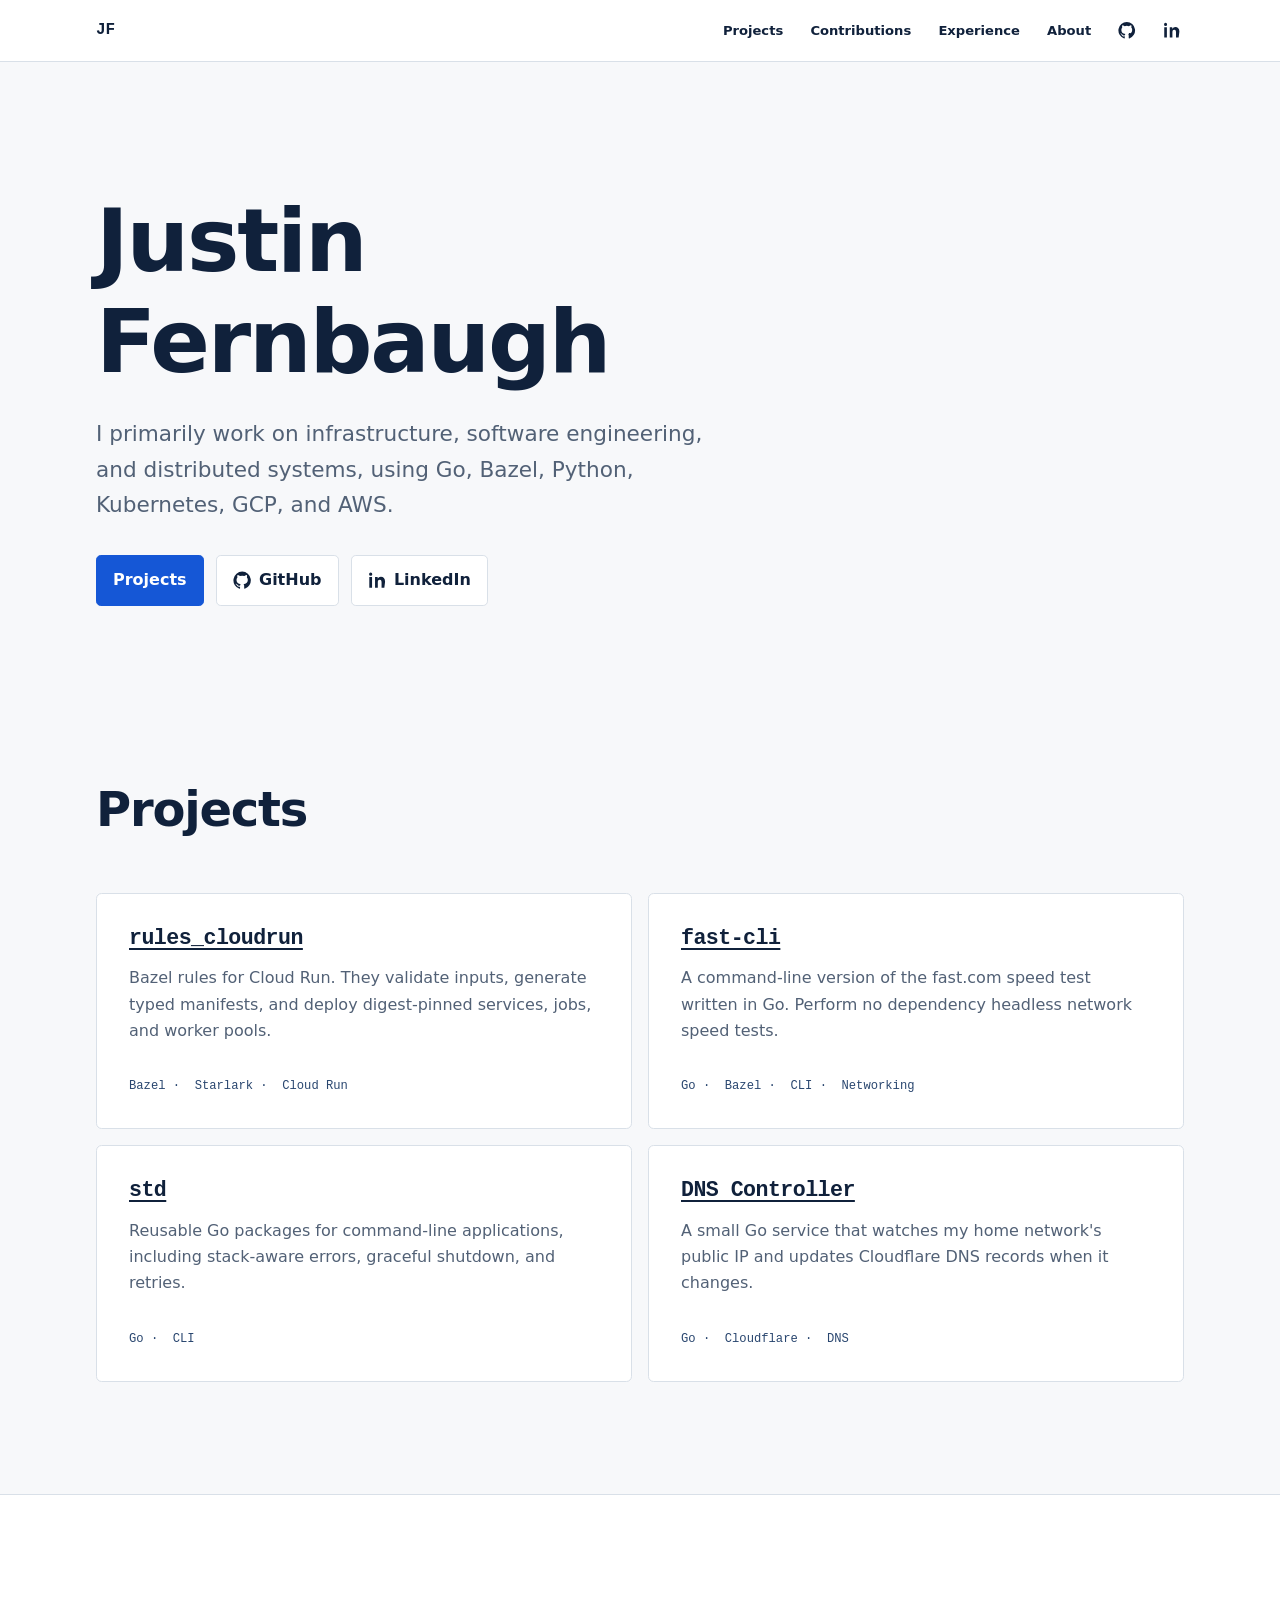
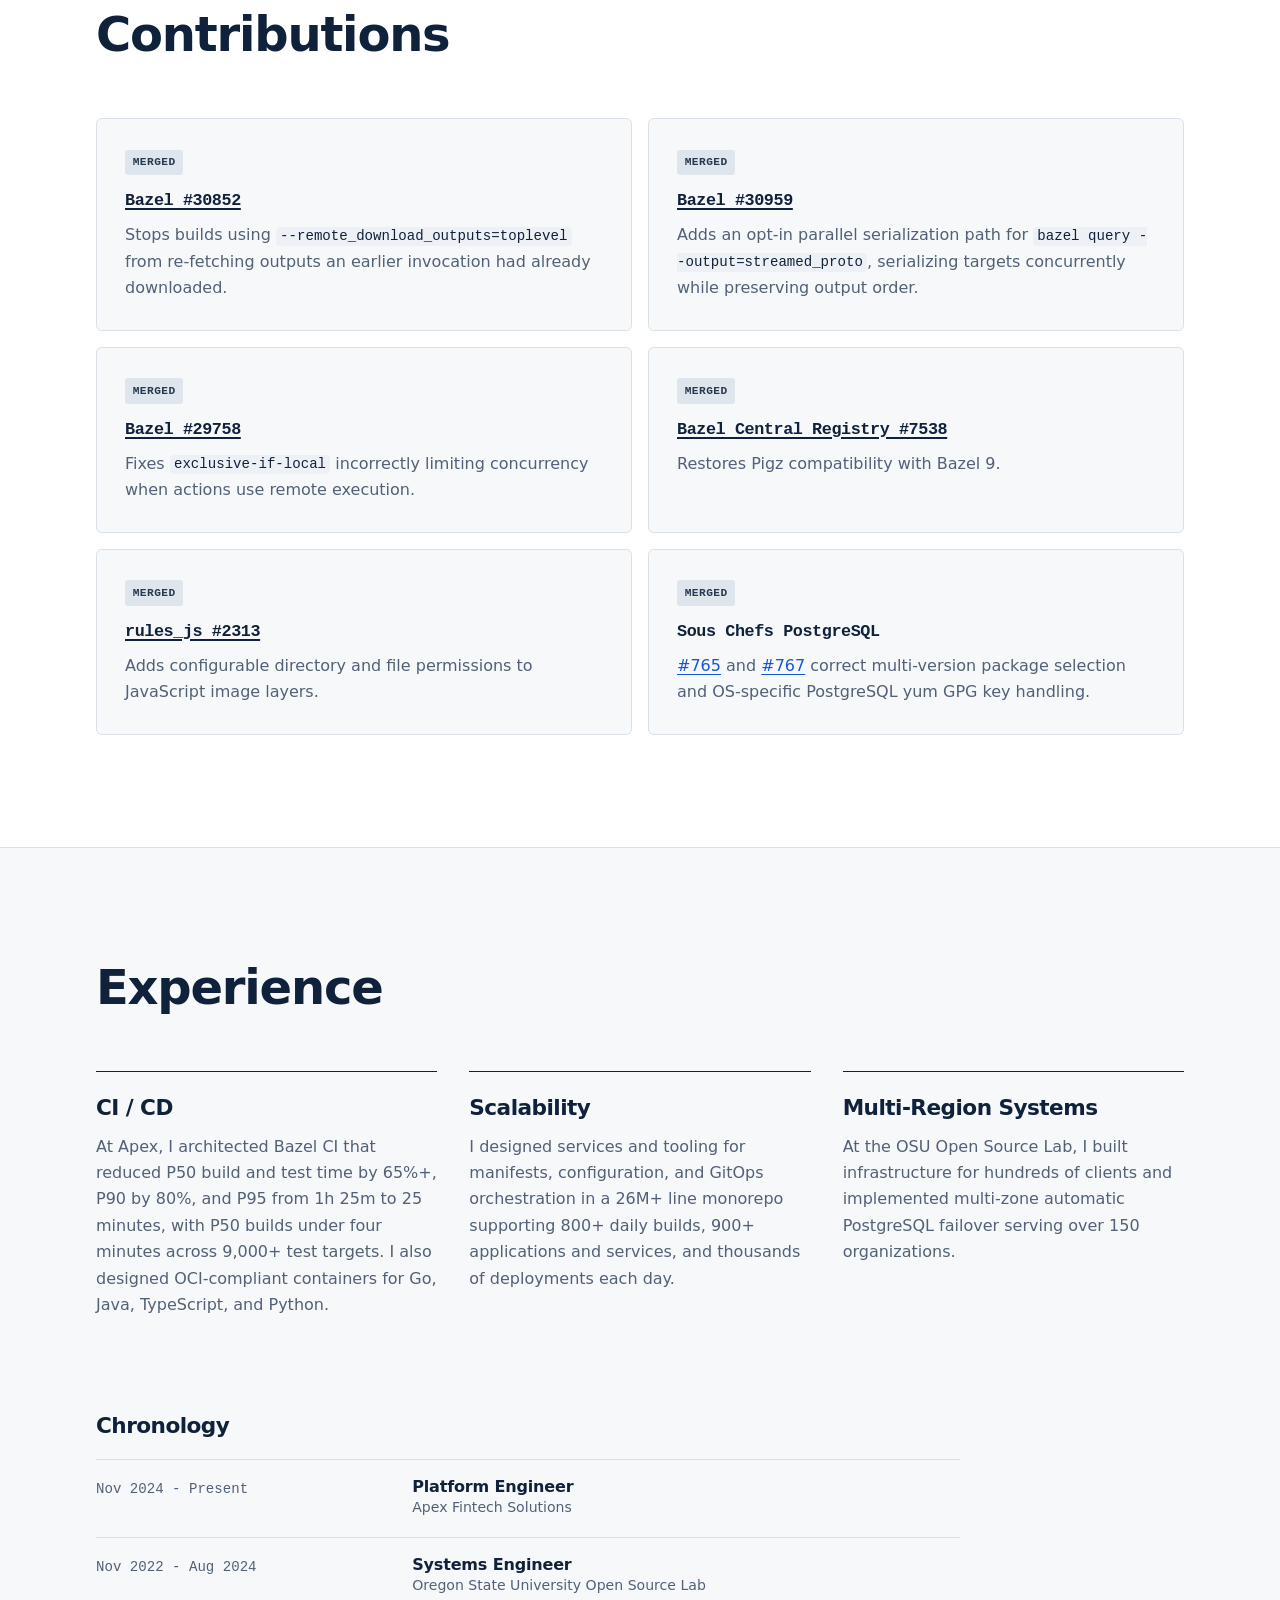
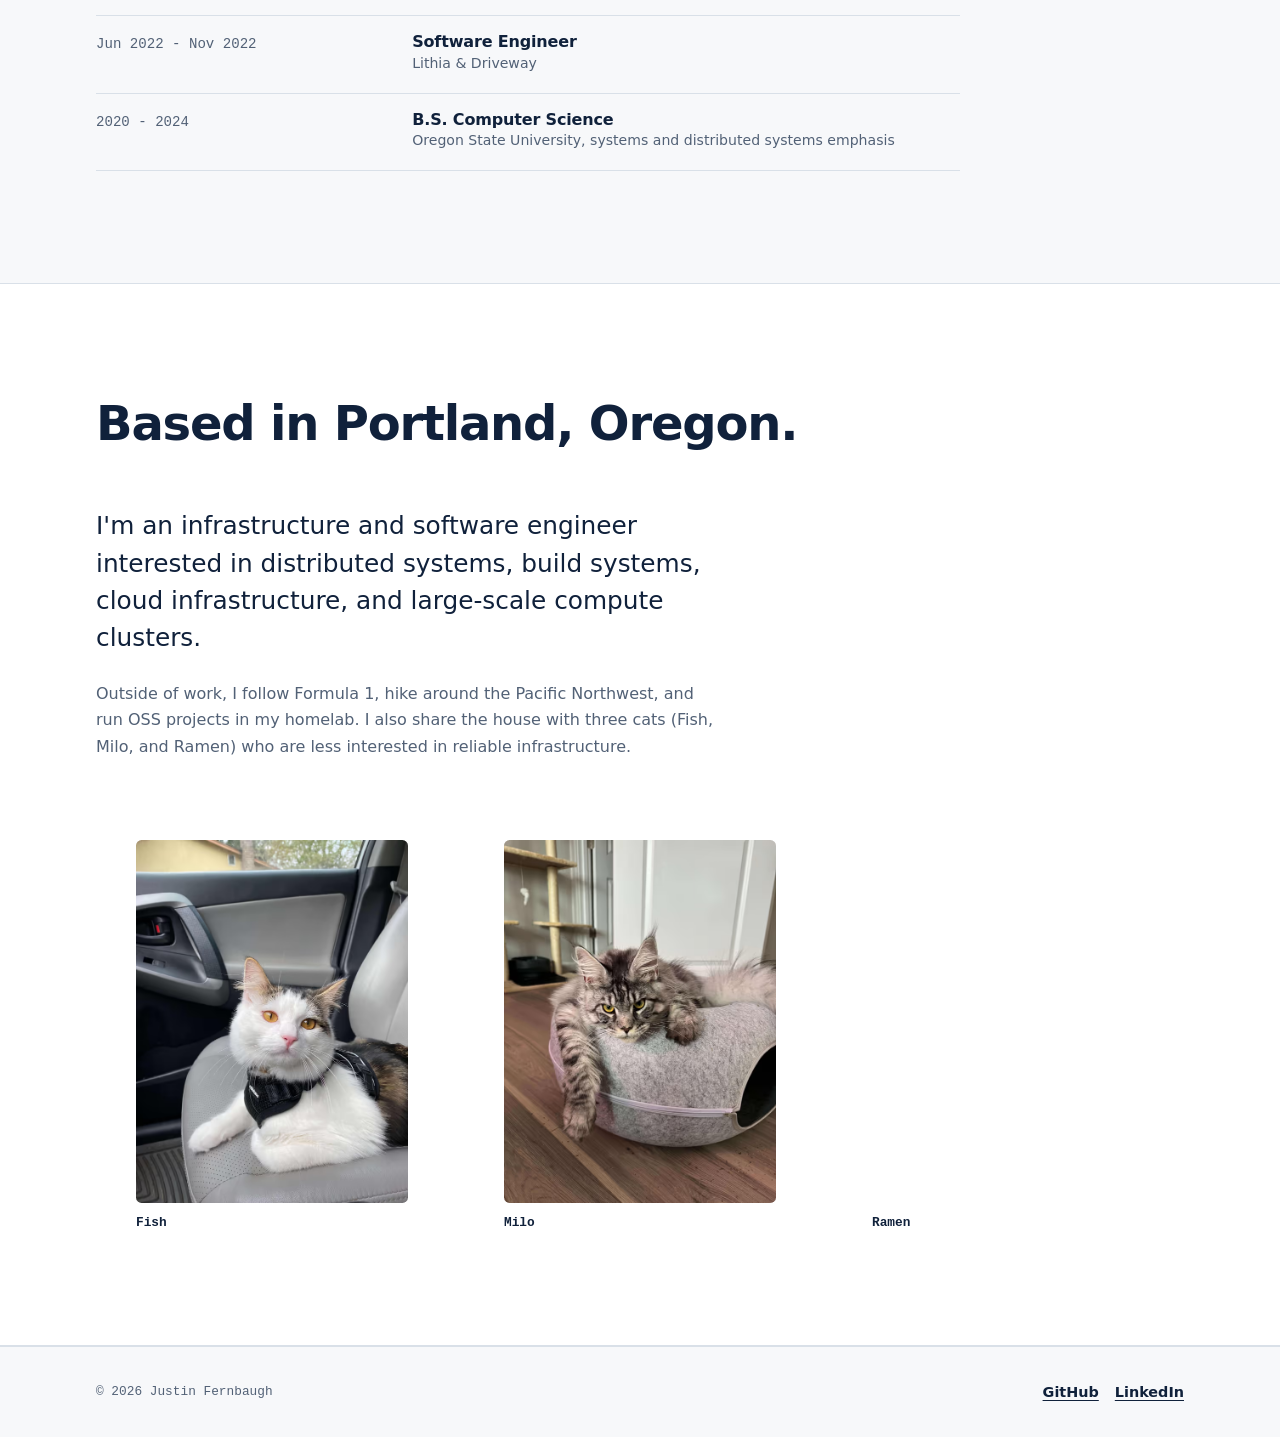
<file: index.html>
<!doctype html>
<html lang="en">
  <head>
    <meta charset="utf-8" />
    <meta name="viewport" content="width=device-width, initial-scale=1" />
    <title>Justin Fernbaugh | Infrastructure &amp; Software Engineer</title>
    <meta
      name="description"
      content="Justin Fernbaugh is an infrastructure and software engineer working on distributed systems, build tooling, and cloud infrastructure."
    />
    <meta name="author" content="Justin Fernbaugh" />
    <link rel="canonical" href="https://ju2tin.com/" />

    <meta property="og:type" content="website" />
    <meta property="og:site_name" content="Justin Fernbaugh" />
    <meta
      property="og:title"
      content="Justin Fernbaugh | Infrastructure &amp; Software Engineer"
    />
    <meta
      property="og:description"
      content="Infrastructure, software engineering, distributed systems, build tooling, and cloud infrastructure."
    />
    <meta property="og:url" content="https://ju2tin.com/" />
    <meta
      property="og:image"
      content="https://ju2tin.com/assets/v1/images/social-preview.jpg"
    />
    <meta property="og:image:width" content="1200" />
    <meta property="og:image:height" content="630" />
    <meta
      property="og:image:alt"
      content="Justin Fernbaugh, Infrastructure and Software Engineer"
    />
    <meta name="twitter:card" content="summary_large_image" />
    <meta
      name="twitter:title"
      content="Justin Fernbaugh | Infrastructure &amp; Software Engineer"
    />
    <meta
      name="twitter:description"
      content="Infrastructure, software engineering, and distributed systems."
    />
    <meta
      name="twitter:image"
      content="https://ju2tin.com/assets/v1/images/social-preview.jpg"
    />
    <meta
      name="twitter:image:alt"
      content="Justin Fernbaugh, Infrastructure and Software Engineer"
    />

    <link
      rel="icon"
      type="image/png"
      sizes="32x32"
      href="assets/v1/images/favicon-32x32.png"
    />
    <link rel="apple-touch-icon" href="assets/v1/images/apple-touch-icon.png" />
    <style>
      :root {
        --background: #f7f8fa;
        --surface: #ffffff;
        --ink: #10213b;
        --muted: #526176;
        --border: #d9e0e8;
        --accent: #1557d6;
        --accent-dark: #0b42ad;
        --mono:
          ui-monospace, SFMono-Regular, Menlo, Monaco, Consolas,
          "Liberation Mono", monospace;
        --sans:
          system-ui, -apple-system, BlinkMacSystemFont, "Segoe UI", sans-serif;
      }

      *,
      *::before,
      *::after {
        box-sizing: border-box;
      }

      html {
        scroll-padding-top: 4.5rem;
      }

      body {
        margin: 0;
        background: var(--background);
        color: var(--ink);
        font-family: var(--sans);
        font-size: 1rem;
        line-height: 1.65;
        text-rendering: optimizeLegibility;
      }

      img,
      svg {
        display: block;
      }

      img {
        max-width: 100%;
        height: auto;
      }

      a {
        color: var(--accent);
        text-decoration-thickness: 0.09em;
        text-underline-offset: 0.18em;
      }

      a:hover {
        color: var(--accent-dark);
      }

      a:focus-visible {
        border-radius: 0.2rem;
        outline: 0.2rem solid var(--accent);
        outline-offset: 0.2rem;
      }

      h1,
      h2,
      h3,
      h4,
      p,
      figure {
        margin-top: 0;
      }

      h1,
      h2,
      h3,
      h4 {
        letter-spacing: -0.025em;
        line-height: 1.15;
      }

      h1 {
        max-width: 58rem;
        margin-bottom: 1.5rem;
        font-size: clamp(2.55rem, 8vw, 5.5rem);
        font-weight: 750;
      }

      h2 {
        margin-bottom: 1rem;
        font-size: clamp(1.9rem, 4vw, 3rem);
      }

      h3 {
        font-size: 1.35rem;
      }

      code {
        padding: 0.1em 0.3em;
        border-radius: 0.25rem;
        background: #edf1f5;
        color: var(--ink);
        font-family: var(--mono);
        font-size: 0.88em;
      }

      .shell {
        width: min(100% - 2rem, 68rem);
        margin-inline: auto;
      }

      .visually-hidden {
        position: absolute;
        width: 1px;
        height: 1px;
        padding: 0;
        overflow: hidden;
        clip: rect(0, 0, 0, 0);
        white-space: nowrap;
        border: 0;
      }

      .skip-link {
        position: fixed;
        z-index: 20;
        top: 0.75rem;
        left: 0.75rem;
        padding: 0.65rem 0.9rem;
        transform: translateY(-200%);
        background: var(--ink);
        color: #fff;
        font-weight: 700;
      }

      .skip-link:focus {
        transform: translateY(0);
      }

      .site-nav {
        position: sticky;
        z-index: 10;
        top: 0;
        border-bottom: 1px solid var(--border);
        background: var(--surface);
      }

      .nav-inner {
        display: flex;
        width: min(100%, 72rem);
        min-height: 3.8rem;
        margin-inline: auto;
        align-items: center;
      }

      .wordmark {
        display: none;
        color: var(--ink);
        font-family: var(--mono);
        font-weight: 800;
        text-decoration: none;
      }

      .nav-scroll {
        width: 100%;
        overflow-x: auto;
        scrollbar-width: thin;
      }

      .nav-links {
        display: flex;
        width: max-content;
        min-width: 100%;
        margin: 0;
        padding: 0 0.75rem;
        align-items: center;
        justify-content: center;
        gap: 0.15rem;
        list-style: none;
      }

      .nav-links a {
        display: flex;
        min-height: 2.75rem;
        padding: 0.65rem 0.5rem;
        align-items: center;
        color: var(--ink);
        font-size: 0.76rem;
        font-weight: 700;
        text-decoration: none;
        white-space: nowrap;
      }

      .nav-links a:hover {
        color: var(--accent);
      }

      .nav-links .icon-link {
        width: 2.5rem;
        justify-content: center;
      }

      .icon-link svg,
      .button svg {
        width: 1.15rem;
        height: 1.15rem;
        fill: currentColor;
      }

      .hero {
        padding-block: clamp(4.5rem, 12vw, 8rem) 4rem;
      }

      .hero-grid {
        display: grid;
        align-items: center;
        gap: 2rem;
      }

      .hero-copy {
        max-width: 46rem;
        margin-bottom: 2rem;
        color: var(--muted);
        font-size: clamp(1.08rem, 2.6vw, 1.35rem);
      }

      .hero-actions {
        display: flex;
        margin-bottom: 0;
        flex-wrap: wrap;
        gap: 0.75rem;
      }

      .button {
        display: inline-flex;
        min-height: 2.9rem;
        padding: 0.7rem 1rem;
        border: 1px solid var(--border);
        border-radius: 0.3rem;
        align-items: center;
        justify-content: center;
        gap: 0.5rem;
        font-weight: 750;
        text-decoration: none;
        transition:
          border-color 150ms ease,
          background-color 150ms ease,
          color 150ms ease;
      }

      .button-primary {
        border-color: var(--accent);
        background: var(--accent);
        color: #fff;
      }

      .button-primary:hover {
        border-color: var(--accent-dark);
        background: var(--accent-dark);
        color: #fff;
      }

      .button-secondary {
        background: var(--surface);
        color: var(--ink);
      }

      .button-secondary:hover {
        border-color: var(--accent);
        color: var(--accent-dark);
      }

      .section {
        padding-block: clamp(4.5rem, 10vw, 7rem);
        scroll-margin-top: 3.5rem;
      }

      .section h2 {
        margin-bottom: clamp(2.25rem, 6vw, 3.5rem);
      }

      .section-band {
        border-block: 1px solid var(--border);
        background: var(--surface);
      }

      .project-grid,
      .contribution-grid,
      .highlight-grid {
        display: grid;
        gap: 1rem;
      }

      .project-card,
      .contribution-card {
        border: 1px solid var(--border);
        border-radius: 0.35rem;
        background: var(--surface);
      }

      .project-card {
        display: flex;
        min-width: 0;
        padding: clamp(1.25rem, 4vw, 2rem);
        flex-direction: column;
        transition: border-color 150ms ease;
      }

      .project-card:hover {
        border-color: #9eb8e9;
      }

      .project-card h3 {
        margin-bottom: 0.9rem;
        font-family: var(--mono);
        overflow-wrap: anywhere;
      }

      .project-card > p {
        color: var(--muted);
      }

      .tags {
        display: block;
        margin: auto 0 0;
        padding: 1rem 0 0;
        color: #29466f;
        font-family: var(--mono);
        font-size: 0.76rem;
        list-style: none;
      }

      .tags li {
        display: inline;
      }

      .tags li:not(:last-child)::after {
        content: " · ";
        white-space: pre;
      }

      .contribution-card {
        padding: clamp(1.25rem, 4vw, 1.75rem);
        background: var(--background);
      }

      .contribution-card h3 {
        margin-bottom: 0.75rem;
        font-family: var(--mono);
        font-size: 1.05rem;
        overflow-wrap: anywhere;
      }

      .project-card h3 a,
      .contribution-card h3 a {
        color: var(--ink);
      }

      .contribution-card > p:last-child {
        margin-bottom: 0;
        color: var(--muted);
      }

      .status {
        display: inline-block;
        padding: 0.22rem 0.48rem;
        border-radius: 0.2rem;
        font-family: var(--mono);
        font-size: 0.7rem;
        font-weight: 800;
        letter-spacing: 0.04em;
        text-transform: uppercase;
      }

      .status-review {
        background: var(--accent);
        color: #fff;
      }

      .status-merged {
        background: #dfe5ec;
        color: #253950;
      }

      .highlight-grid {
        margin-bottom: clamp(4rem, 9vw, 6rem);
      }

      .highlight {
        padding-top: 1.5rem;
        border-top: 1px solid var(--ink);
      }

      .highlight h3 {
        margin-bottom: 0.8rem;
      }

      .highlight > p:last-child {
        margin-bottom: 0;
        color: var(--muted);
      }

      .chronology {
        max-width: 54rem;
      }

      .chronology > h3 {
        margin-bottom: 1.25rem;
      }

      .chronology ol {
        margin: 0;
        padding: 0;
        border-top: 1px solid var(--border);
        list-style: none;
      }

      .chronology li {
        display: grid;
        padding: 1.1rem 0;
        border-bottom: 1px solid var(--border);
        gap: 0.25rem 1.5rem;
      }

      .chronology p,
      .chronology h4 {
        margin-bottom: 0;
      }

      .chronology h4 {
        font-size: 1rem;
        letter-spacing: -0.01em;
      }

      .chronology li div p,
      .chronology-date {
        color: var(--muted);
        font-size: 0.88rem;
      }

      .chronology-date {
        font-family: var(--mono);
      }

      .about-grid {
        max-width: 46rem;
        margin-bottom: clamp(3rem, 7vw, 5rem);
      }

      .portrait {
        width: min(100%, 28rem);
      }

      .portrait img,
      .cat-gallery img {
        width: 100%;
        border-radius: 0.35rem;
        object-fit: cover;
      }

      .portrait img {
        aspect-ratio: 9 / 7;
      }

      .about-copy {
        max-width: 39rem;
      }

      .about-copy p {
        color: var(--muted);
      }

      .about-copy p:last-child {
        margin-bottom: 0;
      }

      .about-lede {
        color: var(--ink) !important;
        font-size: clamp(1.2rem, 3vw, 1.55rem);
        line-height: 1.5;
      }

      .cat-gallery {
        display: grid;
        gap: 1rem;
      }

      .cat-gallery figure {
        margin-bottom: 0;
      }

      .cat-gallery img {
        aspect-ratio: 3 / 4;
      }

      .cat-gallery figcaption {
        padding-top: 0.55rem;
        color: var(--ink);
        font-family: var(--mono);
        font-size: 0.8rem;
        font-weight: 700;
      }

      .site-footer {
        padding-block: 2rem;
        border-top: 1px solid var(--border);
        background: var(--background);
      }

      .footer-inner,
      .site-footer ul {
        display: flex;
        flex-wrap: wrap;
        align-items: center;
        gap: 1rem;
      }

      .footer-inner {
        justify-content: space-between;
      }

      .footer-inner p {
        margin-bottom: 0;
        color: var(--muted);
        font-family: var(--mono);
        font-size: 0.8rem;
      }

      .site-footer ul {
        margin: 0;
        padding: 0;
        list-style: none;
      }

      .site-footer a {
        color: var(--ink);
        font-size: 0.9rem;
        font-weight: 700;
      }

      @media (min-width: 36rem) {
        .chronology li {
          grid-template-columns: minmax(11rem, 0.8fr) 1.5fr;
        }

        .cat-gallery {
          grid-template-columns: repeat(3, 1fr);
        }
      }

      @media (min-width: 48rem) {
        .shell {
          width: min(100% - 3rem, 68rem);
        }

        .nav-inner {
          padding-inline: 1.5rem;
        }

        .wordmark {
          display: block;
          margin-right: auto;
          padding: 0.5rem;
        }

        .nav-scroll {
          width: auto;
          overflow: visible;
        }

        .nav-links {
          min-width: 0;
          padding: 0;
          gap: 0.3rem;
        }

        .nav-links a {
          padding-inline: 0.7rem;
          font-size: 0.82rem;
        }

        .project-grid,
        .contribution-grid {
          grid-template-columns: repeat(2, minmax(0, 1fr));
        }

        .hero-grid {
          grid-template-columns: minmax(0, 1fr) clamp(16rem, 32vw, 24rem);
          gap: clamp(2rem, 5vw, 4rem);
        }

        .hero-portrait {
          width: 100%;
          justify-self: end;
        }
      }

      @media (min-width: 60rem) {
        .highlight-grid {
          grid-template-columns: repeat(3, minmax(0, 1fr));
          gap: 2rem;
        }
      }

      @media (prefers-reduced-motion: reduce) {
        *,
        *::before,
        *::after {
          scroll-behavior: auto !important;
          transition-duration: 0.01ms !important;
        }
      }

      @media print {
        .site-nav,
        .hero-actions,
        .cat-gallery,
        .site-footer {
          display: none;
        }

        body,
        .section-band,
        .project-card,
        .contribution-card {
          background: #fff;
        }

        .section,
        .hero {
          padding-block: 2rem;
        }
      }
    </style>
  </head>
  <body id="top" itemscope itemtype="https://schema.org/Person">
    <a class="skip-link" href="#main-content">Skip to main content</a>
    <meta itemprop="url" content="https://ju2tin.com/" />
    <meta itemprop="jobTitle" content="Infrastructure and Software Engineer" />
    <meta
      itemprop="knowsAbout"
      content="Infrastructure, software engineering, distributed systems, Go, Bazel, Kubernetes, Google Cloud Platform, Amazon Web Services"
    />

    <header class="site-header">
      <nav class="site-nav" aria-label="Primary navigation">
        <div class="nav-inner">
          <a
            class="wordmark"
            href="#top"
            aria-label="Justin Fernbaugh, back to top"
            >JF</a
          >
          <div class="nav-scroll">
            <ul class="nav-links">
              <li><a href="#projects">Projects</a></li>
              <li><a href="#contributions">Contributions</a></li>
              <li><a href="#experience">Experience</a></li>
              <li><a href="#about">About</a></li>
              <li>
                <a
                  class="icon-link"
                  itemprop="sameAs"
                  href="https://github.com/justinswe"
                  aria-label="Justin Fernbaugh on GitHub"
                >
                  <svg viewBox="0 0 24 24" aria-hidden="true">
                    <path
                      d="M12 .8a11.5 11.5 0 0 0-3.6 22.4c.6.1.8-.2.8-.6v-2.2c-3.3.7-4-1.4-4-1.4-.5-1.4-1.3-1.7-1.3-1.7-1.1-.7.1-.7.1-.7 1.2.1 1.8 1.2 1.8 1.2 1.1 1.8 2.8 1.3 3.5 1 .1-.8.4-1.3.8-1.6-2.7-.3-5.5-1.3-5.5-5.7 0-1.3.5-2.3 1.2-3.1-.1-.3-.5-1.5.1-3.1 0 0 1-.3 3.2 1.2a11 11 0 0 1 5.8 0C17 5 18 5.3 18 5.3c.6 1.6.2 2.8.1 3.1.8.8 1.2 1.8 1.2 3.1 0 4.4-2.8 5.4-5.5 5.7.4.4.8 1.1.8 2.2v3.2c0 .4.2.7.8.6A11.5 11.5 0 0 0 12 .8Z"
                    />
                  </svg>
                  <span class="visually-hidden">GitHub</span>
                </a>
              </li>
              <li>
                <a
                  class="icon-link"
                  itemprop="sameAs"
                  href="https://www.linkedin.com/in/justin-fernbaugh/"
                  aria-label="Justin Fernbaugh on LinkedIn"
                >
                  <svg viewBox="0 0 24 24" aria-hidden="true">
                    <path
                      d="M5.3 7.9H1.7V22h3.6V7.9ZM3.5 2A2.1 2.1 0 1 0 3.5 6.2 2.1 2.1 0 0 0 3.5 2ZM22.3 13.9c0-4.3-2.3-6.3-5.4-6.3a4.7 4.7 0 0 0-4.2 2.3h-.1v-2H9.2V22h3.6v-7c0-1.8.3-3.6 2.6-3.6 2.2 0 2.3 2.1 2.3 3.7V22h3.6l1-8.1Z"
                    />
                  </svg>
                  <span class="visually-hidden">LinkedIn</span>
                </a>
              </li>
            </ul>
          </div>
        </div>
      </nav>

      <div class="hero shell">
        <div class="hero-grid">
          <div>
            <h1>
              <span itemprop="name">Justin Fernbaugh</span>
            </h1>
            <p class="hero-copy">
              I primarily work on infrastructure, software engineering, and
              distributed systems, using Go, Bazel, Python, Kubernetes,
              GCP, and AWS.
            </p>
            <div class="hero-actions">
              <a class="button button-primary" href="#projects">Projects</a>
              <a
                class="button button-secondary"
                href="https://github.com/justinswe"
              >
                <svg viewBox="0 0 24 24" aria-hidden="true">
                  <path
                    d="M12 .8a11.5 11.5 0 0 0-3.6 22.4c.6.1.8-.2.8-.6v-2.2c-3.3.7-4-1.4-4-1.4-.5-1.4-1.3-1.7-1.3-1.7-1.1-.7.1-.7.1-.7 1.2.1 1.8 1.2 1.8 1.2 1.1 1.8 2.8 1.3 3.5 1 .1-.8.4-1.3.8-1.6-2.7-.3-5.5-1.3-5.5-5.7 0-1.3.5-2.3 1.2-3.1-.1-.3-.5-1.5.1-3.1 0 0 1-.3 3.2 1.2a11 11 0 0 1 5.8 0C17 5 18 5.3 18 5.3c.6 1.6.2 2.8.1 3.1.8.8 1.2 1.8 1.2 3.1 0 4.4-2.8 5.4-5.5 5.7.4.4.8 1.1.8 2.2v3.2c0 .4.2.7.8.6A11.5 11.5 0 0 0 12 .8Z"
                  />
                </svg>
                GitHub
              </a>
              <a
                class="button button-secondary"
                href="https://www.linkedin.com/in/justin-fernbaugh/"
              >
                <svg viewBox="0 0 24 24" aria-hidden="true">
                  <path
                    d="M5.3 7.9H1.7V22h3.6V7.9ZM3.5 2A2.1 2.1 0 1 0 3.5 6.2 2.1 2.1 0 0 0 3.5 2ZM22.3 13.9c0-4.3-2.3-6.3-5.4-6.3a4.7 4.7 0 0 0-4.2 2.3h-.1v-2H9.2V22h3.6v-7c0-1.8.3-3.6 2.6-3.6 2.2 0 2.3 2.1 2.3 3.7V22h3.6l1-8.1Z"
                  />
                </svg>
                LinkedIn
              </a>
            </div>
          </div>

          <picture class="portrait hero-portrait">
            <source
              type="image/avif"
              srcset="
                assets/v1/images/justin-240.avif 240w,
                assets/v1/images/justin-348.avif 348w,
                assets/v1/images/justin-768.avif 768w
              "
              sizes="(min-width: 75rem) 24rem, (min-width: 48rem) 32vw, calc(100vw - 2rem)"
            />
            <source
              type="image/webp"
              srcset="
                assets/v1/images/justin-240.webp 240w,
                assets/v1/images/justin-348.webp 348w,
                assets/v1/images/justin-768.webp 768w
              "
              sizes="(min-width: 75rem) 24rem, (min-width: 48rem) 32vw, calc(100vw - 2rem)"
            />
            <img
              src="assets/v1/images/justin-768.jpg"
              srcset="
                assets/v1/images/justin-240.jpg 240w,
                assets/v1/images/justin-348.jpg 348w,
                assets/v1/images/justin-768.jpg 768w
              "
              sizes="(min-width: 75rem) 24rem, (min-width: 48rem) 32vw, calc(100vw - 2rem)"
              width="768"
              height="597"
              fetchpriority="high"
              decoding="async"
              alt="Portrait of Justin Fernbaugh"
            />
          </picture>
        </div>
      </div>
    </header>

    <main id="main-content">
      <section
        id="projects"
        class="section shell"
        aria-labelledby="projects-title"
      >
        <h2 id="projects-title">Projects</h2>

        <div class="project-grid">
          <article class="project-card">
            <h3>
              <a href="https://github.com/justinswe/rules_cloudrun"
                >rules_cloudrun</a
              >
            </h3>
            <p>
              Bazel rules for Cloud Run. They validate inputs, generate typed
              manifests, and deploy digest-pinned services, jobs, and worker
              pools.
            </p>
            <ul class="tags" aria-label="Technologies used">
              <li>Bazel</li>
              <li>Starlark</li>
              <li>Cloud Run</li>
            </ul>
          </article>

          <article class="project-card">
            <h3>
              <a href="https://github.com/justinswe/fast-cli">fast-cli</a>
            </h3>
            <p>
              A command-line version of the fast.com speed test written in Go.
              Perform no dependency headless network speed tests.
            </p>
            <ul class="tags" aria-label="Technologies used">
              <li>Go</li>
              <li>Bazel</li>
              <li>CLI</li>
              <li>Networking</li>
            </ul>
          </article>

          <article class="project-card">
            <h3><a href="https://github.com/justinswe/std">std</a></h3>
            <p>
              Reusable Go packages for command-line applications, including
              stack-aware errors, graceful shutdown, and retries.
            </p>
            <ul class="tags" aria-label="Technologies used">
              <li>Go</li>
              <li>CLI</li>
            </ul>
          </article>

          <article class="project-card">
            <h3>
              <a href="https://github.com/justinswe/DNS-Controller"
                >DNS Controller</a
              >
            </h3>
            <p>
              A small Go service that watches my home network's public IP and
              updates Cloudflare DNS records when it changes.
            </p>
            <ul class="tags" aria-label="Technologies used">
              <li>Go</li>
              <li>Cloudflare</li>
              <li>DNS</li>
            </ul>
          </article>
        </div>
      </section>

      <section
        id="contributions"
        class="section section-band"
        aria-labelledby="contributions-title"
      >
        <div class="shell">
          <h2 id="contributions-title">Contributions</h2>

          <div class="contribution-grid">
            <article class="contribution-card">
              <p><span class="status status-merged">Merged</span></p>
              <h3>
                <a href="https://github.com/bazelbuild/bazel/pull/30852"
                  >Bazel #30852</a
                >
              </h3>
              <p>
                Stops builds using
                <code>--remote_download_outputs=toplevel</code> from re-fetching
                outputs an earlier invocation had already downloaded.
              </p>
            </article>

            <article class="contribution-card">
              <p><span class="status status-merged">Merged</span></p>
              <h3>
                <a href="https://github.com/bazelbuild/bazel/pull/30959"
                  >Bazel #30959</a
                >
              </h3>
              <p>
                Adds an opt-in parallel serialization path for
                <code>bazel query --output=streamed_proto</code>, serializing
                targets concurrently while preserving output order.
              </p>
            </article>

            <article class="contribution-card">
              <p><span class="status status-merged">Merged</span></p>
              <h3>
                <a href="https://github.com/bazelbuild/bazel/pull/29758"
                  >Bazel #29758</a
                >
              </h3>
              <p>
                Fixes <code>exclusive-if-local</code> incorrectly limiting
                concurrency when actions use remote execution.
              </p>
            </article>

            <article class="contribution-card">
              <p><span class="status status-merged">Merged</span></p>
              <h3>
                <a
                  href="https://github.com/bazelbuild/bazel-central-registry/pull/7538"
                  >Bazel Central Registry #7538</a
                >
              </h3>
              <p>Restores Pigz compatibility with Bazel 9.</p>
            </article>

            <article class="contribution-card">
              <p><span class="status status-merged">Merged</span></p>
              <h3>
                <a href="https://github.com/aspect-build/rules_js/pull/2313"
                  >rules_js #2313</a
                >
              </h3>
              <p>
                Adds configurable directory and file permissions to JavaScript
                image layers.
              </p>
            </article>

            <article class="contribution-card">
              <p><span class="status status-merged">Merged</span></p>
              <h3>Sous Chefs PostgreSQL</h3>
              <p>
                <a href="https://github.com/sous-chefs/postgresql/pull/765"
                  >#765</a
                >
                and
                <a href="https://github.com/sous-chefs/postgresql/pull/767"
                  >#767</a
                >
                correct multi-version package selection and OS-specific
                PostgreSQL yum GPG key handling.
              </p>
            </article>
          </div>
        </div>
      </section>

      <section
        id="experience"
        class="section shell"
        aria-labelledby="experience-title"
      >
        <h2 id="experience-title">Experience</h2>

        <div class="highlight-grid">
          <article class="highlight">
            <h3>CI / CD</h3>
            <p>
              At Apex, I architected Bazel CI that reduced P50 build and test
              time by 65%+, P90 by 80%, and P95 from 1h 25m to 25 minutes, with
              P50 builds under four minutes across 9,000+ test targets. I also
              designed OCI-compliant containers for Go, Java, TypeScript, and
              Python.
            </p>
          </article>
          <article class="highlight">
            <h3>Scalability</h3>
            <p>
              I designed services and tooling for manifests, configuration, and
              GitOps orchestration in a 26M+ line monorepo supporting 800+ daily
              builds, 900+ applications and services, and thousands of
              deployments each day.
            </p>
          </article>
          <article class="highlight">
            <h3>Multi-Region Systems</h3>
            <p>
              At the OSU Open Source Lab, I built infrastructure for hundreds of
              clients and implemented multi-zone automatic PostgreSQL failover
              serving over 150 organizations.
            </p>
          </article>
        </div>

        <div class="chronology">
          <h3 id="chronology-title">Chronology</h3>
          <ol>
            <li>
              <p class="chronology-date">
                <time datetime="2024-11">Nov 2024</time> - Present
              </p>
              <div>
                <h4>Platform Engineer</h4>
                <p>Apex Fintech Solutions</p>
              </div>
            </li>
            <li>
              <p class="chronology-date">
                <time datetime="2022-11">Nov 2022</time> -
                <time datetime="2024-08">Aug 2024</time>
              </p>
              <div>
                <h4>Systems Engineer</h4>
                <p>Oregon State University Open Source Lab</p>
              </div>
            </li>
            <li>
              <p class="chronology-date">
                <time datetime="2022-06">Jun 2022</time> -
                <time datetime="2022-11">Nov 2022</time>
              </p>
              <div>
                <h4>Software Engineer</h4>
                <p>Lithia &amp; Driveway</p>
              </div>
            </li>
            <li>
              <p class="chronology-date">
                <time datetime="2020">2020</time> -
                <time datetime="2024">2024</time>
              </p>
              <div>
                <h4>B.S. Computer Science</h4>
                <p>
                  Oregon State University, systems and distributed systems
                  emphasis
                </p>
              </div>
            </li>
          </ol>
        </div>
      </section>

      <section
        id="about"
        class="section section-band"
        aria-labelledby="about-title"
      >
        <div class="shell">
          <h2 id="about-title">Based in Portland, Oregon.</h2>

          <div class="about-grid">
            <div class="about-copy">
              <p class="about-lede">
                I'm an infrastructure and software engineer interested in
                distributed systems, build systems, cloud infrastructure, and
                large-scale compute clusters.
              </p>
              <p>
                Outside of work, I follow Formula 1, hike around the Pacific
                Northwest, and run OSS projects in my homelab. I also share the
                house with three cats (Fish, Milo, and Ramen) who are less
                interested in reliable infrastructure.
              </p>
            </div>
          </div>

          <div class="cat-gallery">
            <figure>
              <picture>
                <source
                  type="image/avif"
                  srcset="
                    assets/v1/images/fish-320.avif 320w,
                    assets/v1/images/fish-640.avif 640w
                  "
                  sizes="(min-width: 48rem) 21rem, calc(100vw - 2rem)"
                />
                <source
                  type="image/webp"
                  srcset="
                    assets/v1/images/fish-320.webp 320w,
                    assets/v1/images/fish-640.webp 640w
                  "
                  sizes="(min-width: 48rem) 21rem, calc(100vw - 2rem)"
                />
                <img
                  src="assets/v1/images/fish-640.jpg"
                  srcset="
                    assets/v1/images/fish-320.jpg 320w,
                    assets/v1/images/fish-640.jpg 640w
                  "
                  sizes="(min-width: 48rem) 21rem, calc(100vw - 2rem)"
                  width="640"
                  height="853"
                  loading="lazy"
                  decoding="async"
                  alt="Fish, a white and tabby cat, sitting in a car seat wearing a harness"
                />
              </picture>
              <figcaption>Fish</figcaption>
            </figure>
            <figure>
              <picture>
                <source
                  type="image/avif"
                  srcset="
                    assets/v1/images/milo-320.avif 320w,
                    assets/v1/images/milo-640.avif 640w
                  "
                  sizes="(min-width: 48rem) 21rem, calc(100vw - 2rem)"
                />
                <source
                  type="image/webp"
                  srcset="
                    assets/v1/images/milo-320.webp 320w,
                    assets/v1/images/milo-640.webp 640w
                  "
                  sizes="(min-width: 48rem) 21rem, calc(100vw - 2rem)"
                />
                <img
                  src="assets/v1/images/milo-640.jpg"
                  srcset="
                    assets/v1/images/milo-320.jpg 320w,
                    assets/v1/images/milo-640.jpg 640w
                  "
                  sizes="(min-width: 48rem) 21rem, calc(100vw - 2rem)"
                  width="640"
                  height="853"
                  loading="lazy"
                  decoding="async"
                  alt="Milo, a gray tabby cat, resting with one paw draped over a cat bed"
                />
              </picture>
              <figcaption>Milo</figcaption>
            </figure>
            <figure>
              <picture>
                <source
                  type="image/avif"
                  srcset="
                    assets/v1/images/ramen-320.avif 320w,
                    assets/v1/images/ramen-640.avif 640w
                  "
                  sizes="(min-width: 48rem) 21rem, calc(100vw - 2rem)"
                />
                <source
                  type="image/webp"
                  srcset="
                    assets/v1/images/ramen-320.webp 320w,
                    assets/v1/images/ramen-640.webp 640w
                  "
                  sizes="(min-width: 48rem) 21rem, calc(100vw - 2rem)"
                />
                <img
                  src="assets/v1/images/ramen-640.jpg"
                  srcset="
                    assets/v1/images/ramen-320.jpg 320w,
                    assets/v1/images/ramen-640.jpg 640w
                  "
                  sizes="(min-width: 48rem) 21rem, calc(100vw - 2rem)"
                  width="640"
                  height="853"
                  loading="lazy"
                  decoding="async"
                  alt="Ramen, a black cat with green eyes, wearing a gray sweater on a cat tree"
                />
              </picture>
              <figcaption>Ramen</figcaption>
            </figure>
          </div>
        </div>
      </section>
    </main>

    <footer class="site-footer">
      <div class="shell footer-inner">
        <p>© 2026 Justin Fernbaugh</p>
        <ul>
          <li><a href="https://github.com/justinswe">GitHub</a></li>
          <li>
            <a href="https://www.linkedin.com/in/justin-fernbaugh/">LinkedIn</a>
          </li>
        </ul>
      </div>
    </footer>
  </body>
</html>
</file>
